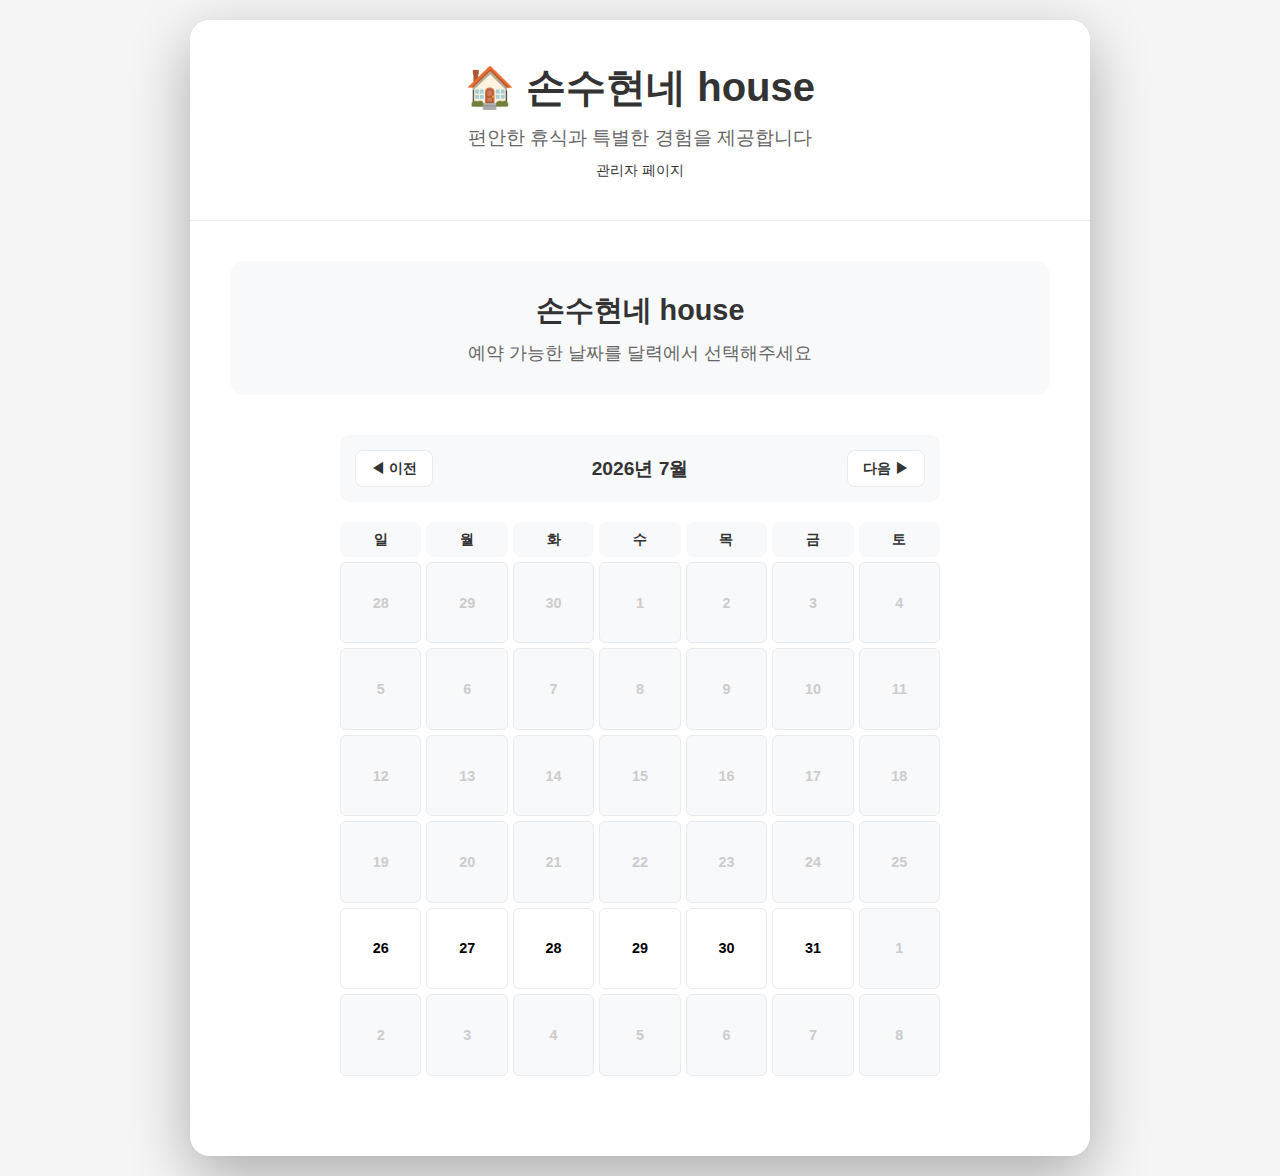
<file: index.html>
<!DOCTYPE html>
<html lang="ko">
<head>
    <meta charset="UTF-8">
    <meta name="viewport" content="width=device-width, initial-scale=1.0">
    <title>손수현네 house 예약 시스템</title>
    <link rel="stylesheet" href="style.css">
</head>
<body>
    <div class="container">
        <header>
            <h1>🏠 손수현네 house</h1>
            <p>편안한 휴식과 특별한 경험을 제공합니다</p>
            <a href="admin.html" style="color: #333; text-decoration: none; margin-top: 10px; display: inline-block; font-size: 0.9em;">관리자 페이지</a>
        </header>

        <div class="content">
            <div class="house-info">
                <h2>손수현네 house</h2>
                <p>예약 가능한 날짜를 달력에서 선택해주세요</p>
            </div>

            <!-- 달력 섹션 -->
            <div class="calendar-section">
                <div class="calendar-header">
                    <button class="calendar-nav" onclick="changeMonth(-1)">◀ 이전</button>
                    <div class="calendar-month" id="currentMonth"></div>
                    <button class="calendar-nav" onclick="changeMonth(1)">다음 ▶</button>
                </div>
                <div class="calendar-grid" id="calendarGrid"></div>
            </div>

            <!-- 선택된 날짜 표시 -->
            <div id="selectedDatesSection" class="hidden">
                <div class="selected-dates">
                    <h3>선택된 날짜</h3>
                    <p id="selectedDatesText"></p>
                </div>
            </div>

            <!-- 예약 폼 -->
            <div id="bookingFormSection" class="hidden">
                <div class="booking-form">
                    <h2 style="margin-bottom: 20px; color: #333;">예약 정보 입력</h2>
                    <div class="form-group">
                        <label for="guestName">예약자 이름 *</label>
                        <input type="text" id="guestName" required placeholder="이름을 입력하세요">
                    </div>
                    <div class="form-group">
                        <label for="guestPhone">연락처 *</label>
                        <input type="tel" id="guestPhone" required placeholder="010-1234-5678">
                    </div>
                    <div class="form-group">
                        <label for="guestEmail">이메일</label>
                        <input type="email" id="guestEmail" placeholder="example@email.com">
                    </div>
                    <div class="form-group">
                        <label for="specialRequests">특별 요청사항</label>
                        <textarea id="specialRequests" placeholder="추가 요청사항이 있으시면 입력해주세요"></textarea>
                    </div>
                    <button class="btn" onclick="submitBooking()">예약 확정</button>
                </div>
            </div>

            <!-- 예약 완료 메시지 -->
            <div id="successMessage" class="hidden">
                <div class="success-message">
                    <h3>✅ 예약이 완료되었습니다!</h3>
                    <p style="margin-top: 15px; font-size: 1.1em;">예약 번호: <strong id="bookingNumber"></strong></p>
                    <p style="margin-top: 10px;">입력하신 연락처로 예약 확인 연락을 드리겠습니다.</p>
                </div>
            </div>
        </div>
    </div>

    <script src="script.js"></script>
</body>
</html>
</file>
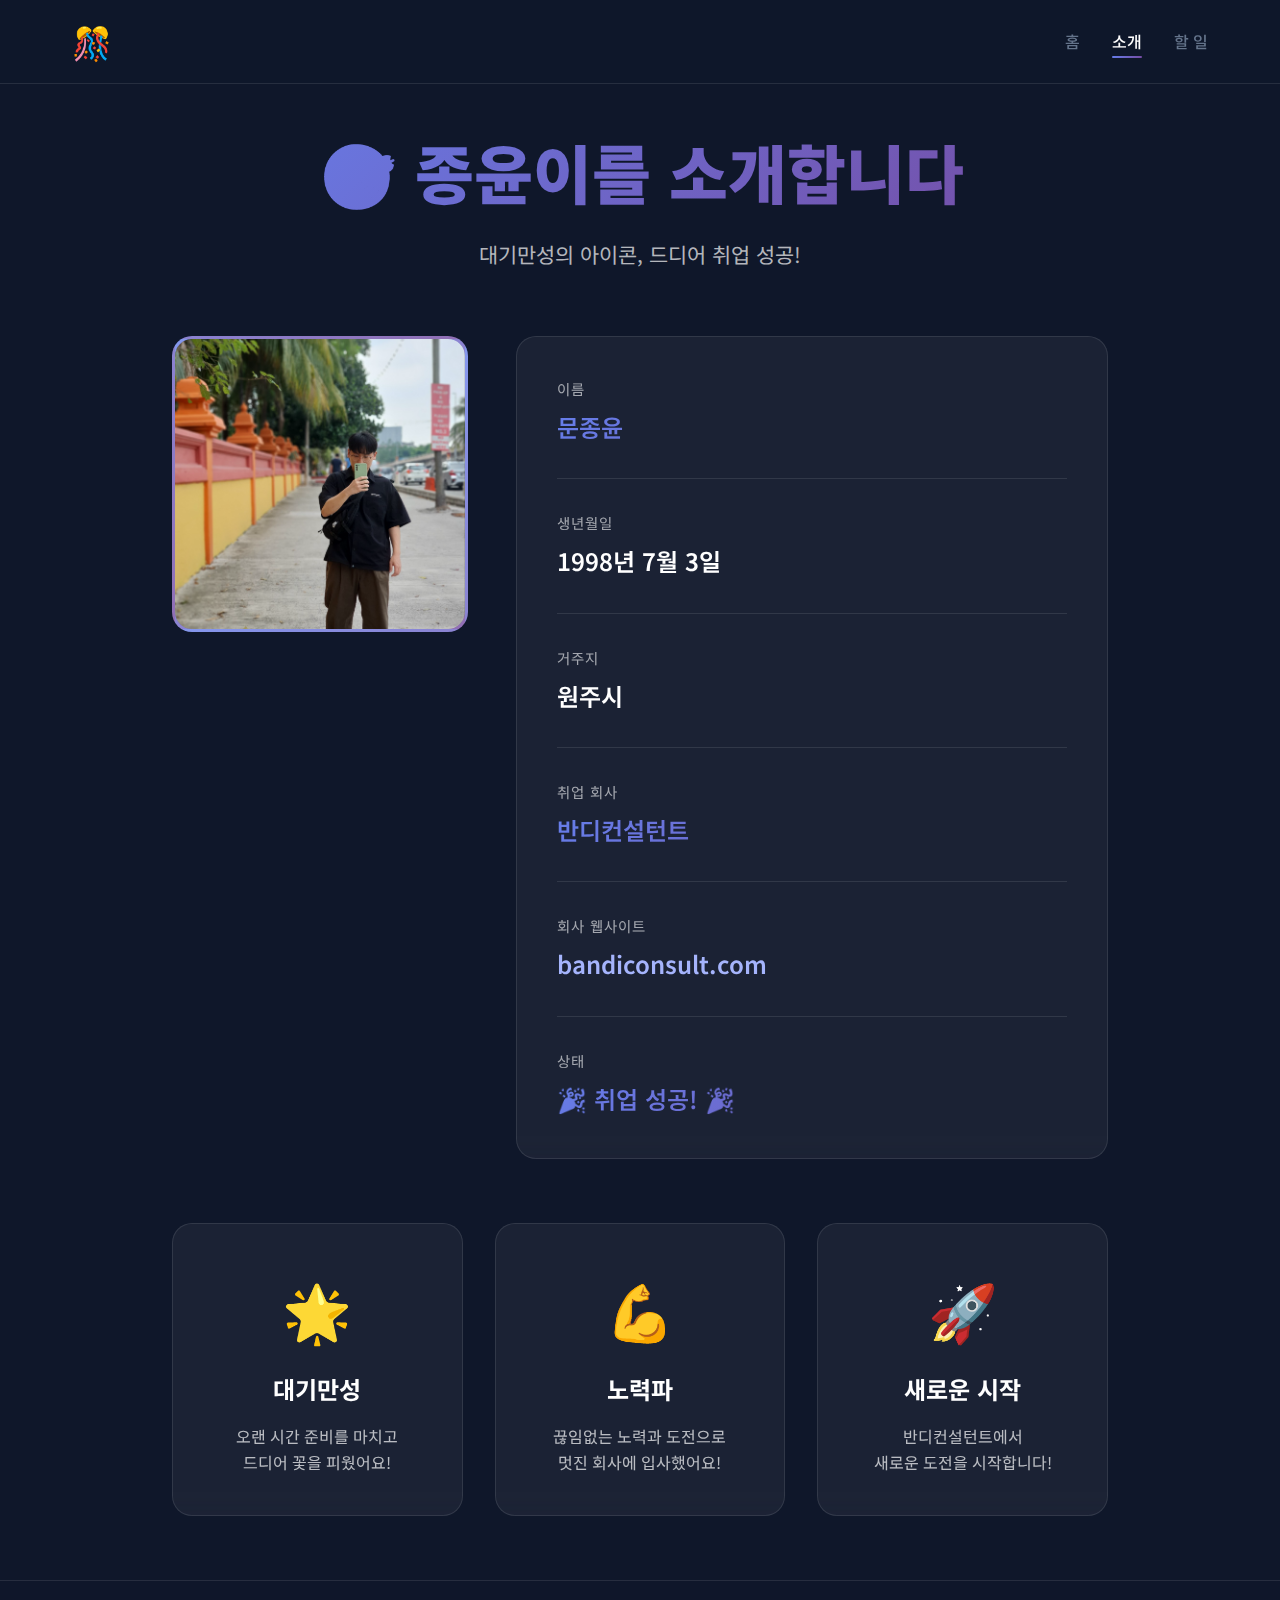
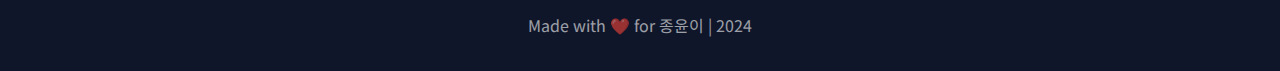
<file: about.html>
<!DOCTYPE html>
<html lang="ko">
<head>
    <meta charset="UTF-8">
    <meta name="viewport" content="width=device-width, initial-scale=1.0">
    <title>종윤이 소개 - 취업 축하 사이트</title>
    <link rel="stylesheet" href="styles.css">
    <link rel="preconnect" href="https://fonts.googleapis.com">
    <link rel="preconnect" href="https://fonts.gstatic.com" crossorigin>
    <link href="https://fonts.googleapis.com/css2?family=Noto+Sans+KR:wght@300;400;500;700;900&display=swap" rel="stylesheet">
</head>
<body>
    <nav class="navbar">
        <div class="nav-container">
            <a href="index.html" class="logo">🎊</a>
            <ul class="nav-menu">
                <li><a href="index.html">홈</a></li>
                <li><a href="about.html" class="active">소개</a></li>
                <li><a href="todo.html">할 일</a></li>
            </ul>
        </div>
    </nav>

    <main>
        <section class="about-section">
            <div class="about-header">
                <h1>🎯 종윤이를 소개합니다</h1>
                <p>대기만성의 아이콘, 드디어 취업 성공!</p>
            </div>

            <div class="profile-container">
                <div class="profile-image">
                    <img src="profile.png" alt="종윤이" onerror="this.style.display='none'; this.parentElement.innerHTML='<div class=\'profile-image-placeholder\'>📸</div>';">
                </div>

                <div class="profile-info">
                    <div class="info-item">
                        <div class="info-label">이름</div>
                        <div class="info-value highlight">문종윤</div>
                    </div>

                    <div class="info-item">
                        <div class="info-label">생년월일</div>
                        <div class="info-value">1998년 7월 3일</div>
                    </div>

                    <div class="info-item">
                        <div class="info-label">거주지</div>
                        <div class="info-value">원주시</div>
                    </div>

                    <div class="info-item">
                        <div class="info-label">취업 회사</div>
                        <div class="info-value highlight">반디컨설턴트</div>
                    </div>

                    <div class="info-item">
                        <div class="info-label">회사 웹사이트</div>
                        <div class="info-value">
                            <a href="https://bandiconsult.com" target="_blank" style="color: #a5b4fc; text-decoration: none;">
                                bandiconsult.com
                            </a>
                        </div>
                    </div>

                    <div class="info-item">
                        <div class="info-label">상태</div>
                        <div class="info-value highlight">🎉 취업 성공! 🎉</div>
                    </div>
                </div>
            </div>

            <div class="container">
                <div class="feature-card">
                    <div class="feature-icon">🌟</div>
                    <h3>대기만성</h3>
                    <p>오랜 시간 준비를 마치고<br>드디어 꽃을 피웠어요!</p>
                </div>
                <div class="feature-card">
                    <div class="feature-icon">💪</div>
                    <h3>노력파</h3>
                    <p>끊임없는 노력과 도전으로<br>멋진 회사에 입사했어요!</p>
                </div>
                <div class="feature-card">
                    <div class="feature-icon">🚀</div>
                    <h3>새로운 시작</h3>
                    <p>반디컨설턴트에서<br>새로운 도전을 시작합니다!</p>
                </div>
            </div>
        </section>
    </main>

    <footer>
        <p>Made with ❤️ for 종윤이 | 2024</p>
    </footer>

    <script src="script.js"></script>
</body>
</html>
</file>
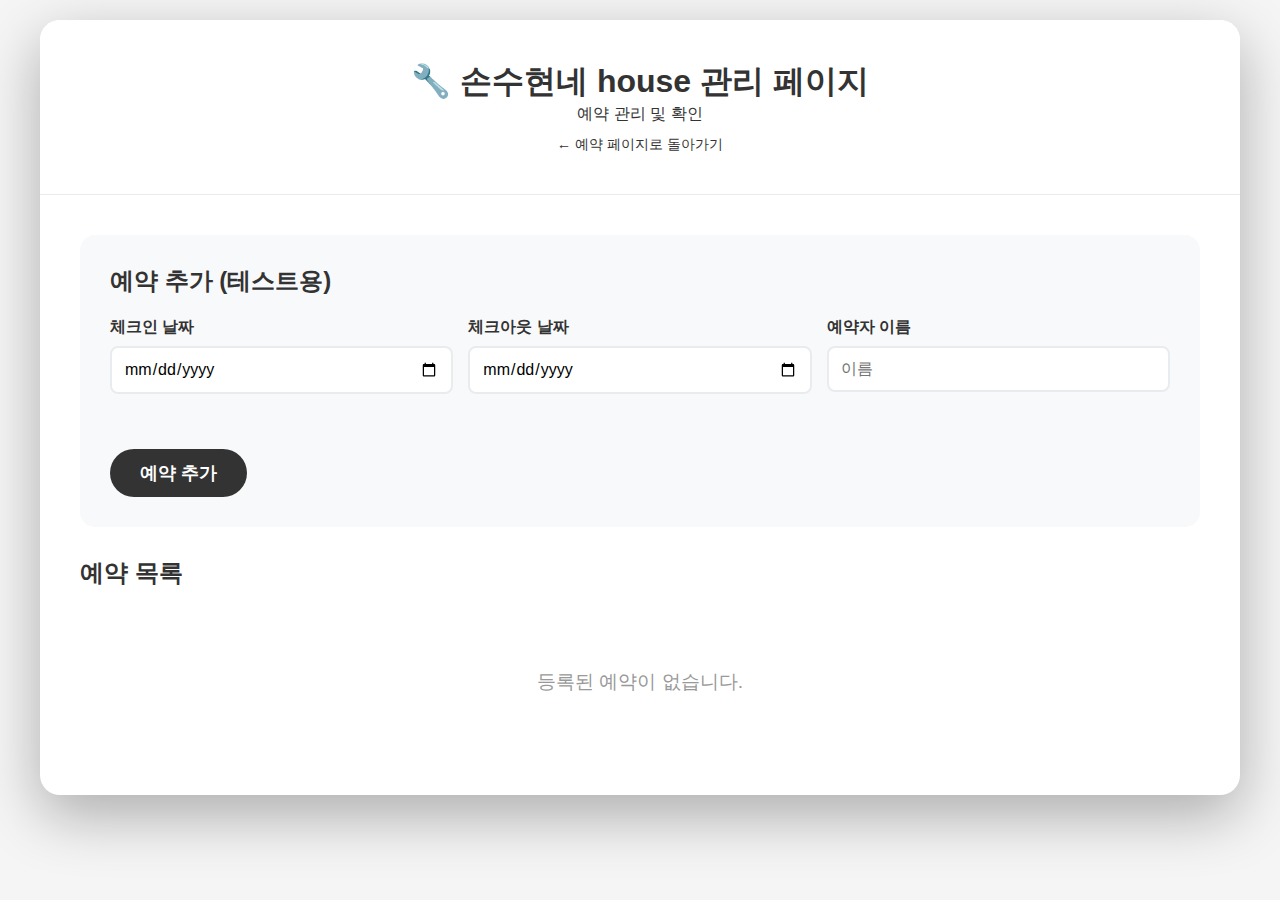
<file: admin.html>
<!DOCTYPE html>
<html lang="ko">
<head>
    <meta charset="UTF-8">
    <meta name="viewport" content="width=device-width, initial-scale=1.0">
    <title>손수현네 house 관리 페이지</title>
    <link rel="stylesheet" href="style.css">
    <style>
        .admin-container {
            max-width: 1200px;
            margin: 0 auto;
            background: white;
            border-radius: 20px;
            box-shadow: 0 20px 60px rgba(0,0,0,0.3);
            overflow: hidden;
        }

        .admin-header {
            background: white;
            color: #333;
            padding: 40px;
            text-align: center;
            border-bottom: 1px solid #e9ecef;
        }

        .admin-content {
            padding: 40px;
        }

        .booking-list {
            margin-top: 30px;
        }

        .booking-item {
            background: #f8f9fa;
            padding: 20px;
            border-radius: 10px;
            margin-bottom: 15px;
            border: 1px solid #e9ecef;
        }

        .booking-item-header {
            display: flex;
            justify-content: space-between;
            align-items: center;
            margin-bottom: 15px;
        }

        .booking-number {
            font-weight: 700;
            font-size: 1.2em;
            color: #333;
        }

        .delete-btn {
            background: #dc3545;
            color: white;
            border: none;
            padding: 8px 20px;
            border-radius: 5px;
            cursor: pointer;
            font-weight: 600;
            transition: all 0.3s;
        }

        .delete-btn:hover {
            background: #c82333;
        }

        .booking-info {
            display: grid;
            grid-template-columns: repeat(auto-fit, minmax(200px, 1fr));
            gap: 15px;
        }

        .info-item {
            display: flex;
            flex-direction: column;
        }

        .info-label {
            font-size: 0.9em;
            color: #666;
            margin-bottom: 5px;
        }

        .info-value {
            font-weight: 600;
            color: #333;
        }

        .empty-message {
            text-align: center;
            padding: 60px 20px;
            color: #999;
            font-size: 1.2em;
        }

        .add-booking-section {
            background: #f8f9fa;
            padding: 30px;
            border-radius: 15px;
            margin-bottom: 30px;
        }

        .add-booking-section h2 {
            margin-bottom: 20px;
            color: #333;
        }

        .date-input-group {
            display: grid;
            grid-template-columns: repeat(auto-fit, minmax(200px, 1fr));
            gap: 15px;
            margin-bottom: 15px;
        }
    </style>
</head>
<body>
    <div class="admin-container">
        <div class="admin-header">
            <h1>🔧 손수현네 house 관리 페이지</h1>
            <p>예약 관리 및 확인</p>
            <a href="index.html" style="color: #333; text-decoration: none; margin-top: 10px; display: inline-block; font-size: 0.9em;">← 예약 페이지로 돌아가기</a>
        </div>

        <div class="admin-content">
            <!-- 예약 추가 섹션 -->
            <div class="add-booking-section">
                <h2>예약 추가 (테스트용)</h2>
                <div class="date-input-group">
                    <div class="form-group">
                        <label for="addCheckin">체크인 날짜</label>
                        <input type="date" id="addCheckin" class="form-group input">
                    </div>
                    <div class="form-group">
                        <label for="addCheckout">체크아웃 날짜</label>
                        <input type="date" id="addCheckout" class="form-group input">
                    </div>
                    <div class="form-group">
                        <label for="addGuestName">예약자 이름</label>
                        <input type="text" id="addGuestName" class="form-group input" placeholder="이름">
                    </div>
                </div>
                <button class="btn" onclick="addTestBooking()" style="width: auto; padding: 12px 30px;">예약 추가</button>
            </div>

            <!-- 예약 목록 -->
            <div class="booking-list">
                <h2 style="margin-bottom: 20px; color: #333;">예약 목록</h2>
                <div id="bookingListContainer">
                    <!-- 예약 목록이 여기에 동적으로 추가됩니다 -->
                </div>
            </div>
        </div>
    </div>

    <script>
        const dayNames = ['일', '월', '화', '수', '목', '금', '토'];

        function formatDate(date) {
            const d = new Date(date);
            const year = d.getFullYear();
            const month = String(d.getMonth() + 1).padStart(2, '0');
            const day = String(d.getDate()).padStart(2, '0');
            const dayName = dayNames[d.getDay()];
            return `${year}.${month}.${day} (${dayName})`;
        }

        function loadBookings() {
            const saved = localStorage.getItem('bookings');
            return saved ? JSON.parse(saved) : [];
        }

        function saveBookings(bookings) {
            localStorage.setItem('bookings', JSON.stringify(bookings));
        }

        function displayBookings() {
            const bookings = loadBookings();
            const container = document.getElementById('bookingListContainer');

            if (bookings.length === 0) {
                container.innerHTML = '<div class="empty-message">등록된 예약이 없습니다.</div>';
                return;
            }

            container.innerHTML = bookings.map((booking, index) => {
                const start = new Date(booking.start);
                const end = new Date(booking.end);
                const nights = Math.ceil((end - start) / (1000 * 60 * 60 * 24));

                return `
                    <div class="booking-item">
                        <div class="booking-item-header">
                            <div class="booking-number">${booking.bookingNumber || 'BK' + index}</div>
                            <button class="delete-btn" onclick="deleteBooking(${index})">삭제</button>
                        </div>
                        <div class="booking-info">
                            <div class="info-item">
                                <span class="info-label">체크인</span>
                                <span class="info-value">${formatDate(start)}</span>
                            </div>
                            <div class="info-item">
                                <span class="info-label">체크아웃</span>
                                <span class="info-value">${formatDate(end)}</span>
                            </div>
                            <div class="info-item">
                                <span class="info-label">숙박 기간</span>
                                <span class="info-value">${nights}박</span>
                            </div>
                            <div class="info-item">
                                <span class="info-label">예약자</span>
                                <span class="info-value">${booking.guestName || '-'}</span>
                            </div>
                            <div class="info-item">
                                <span class="info-label">연락처</span>
                                <span class="info-value">${booking.guestPhone || '-'}</span>
                            </div>
                            <div class="info-item">
                                <span class="info-label">이메일</span>
                                <span class="info-value">${booking.guestEmail || '-'}</span>
                            </div>
                        </div>
                        ${booking.specialRequests ? `
                            <div style="margin-top: 15px; padding-top: 15px; border-top: 1px solid #e9ecef;">
                                <span class="info-label">특별 요청사항</span>
                                <div style="margin-top: 5px; color: #333;">${booking.specialRequests}</div>
                            </div>
                        ` : ''}
                    </div>
                `;
            }).join('');
        }

        function deleteBooking(index) {
            if (confirm('정말 이 예약을 삭제하시겠습니까?')) {
                const bookings = loadBookings();
                bookings.splice(index, 1);
                saveBookings(bookings);
                displayBookings();
            }
        }

        function addTestBooking() {
            const checkin = document.getElementById('addCheckin').value;
            const checkout = document.getElementById('addCheckout').value;
            const guestName = document.getElementById('addGuestName').value;

            if (!checkin || !checkout) {
                alert('체크인과 체크아웃 날짜를 모두 선택해주세요.');
                return;
            }

            if (new Date(checkout) <= new Date(checkin)) {
                alert('체크아웃 날짜는 체크인 날짜보다 늦어야 합니다.');
                return;
            }

            const bookings = loadBookings();
            const bookingNumber = 'BK' + Date.now().toString().slice(-8);

            bookings.push({
                bookingNumber,
                start: checkin,
                end: checkout,
                guestName: guestName || '테스트 예약',
                guestPhone: '',
                guestEmail: '',
                specialRequests: ''
            });

            saveBookings(bookings);
            displayBookings();

            // 입력 필드 초기화
            document.getElementById('addCheckin').value = '';
            document.getElementById('addCheckout').value = '';
            document.getElementById('addGuestName').value = '';
        }

        // 페이지 로드 시 예약 목록 표시
        document.addEventListener('DOMContentLoaded', function() {
            displayBookings();
        });
    </script>
</body>
</html>
</file>
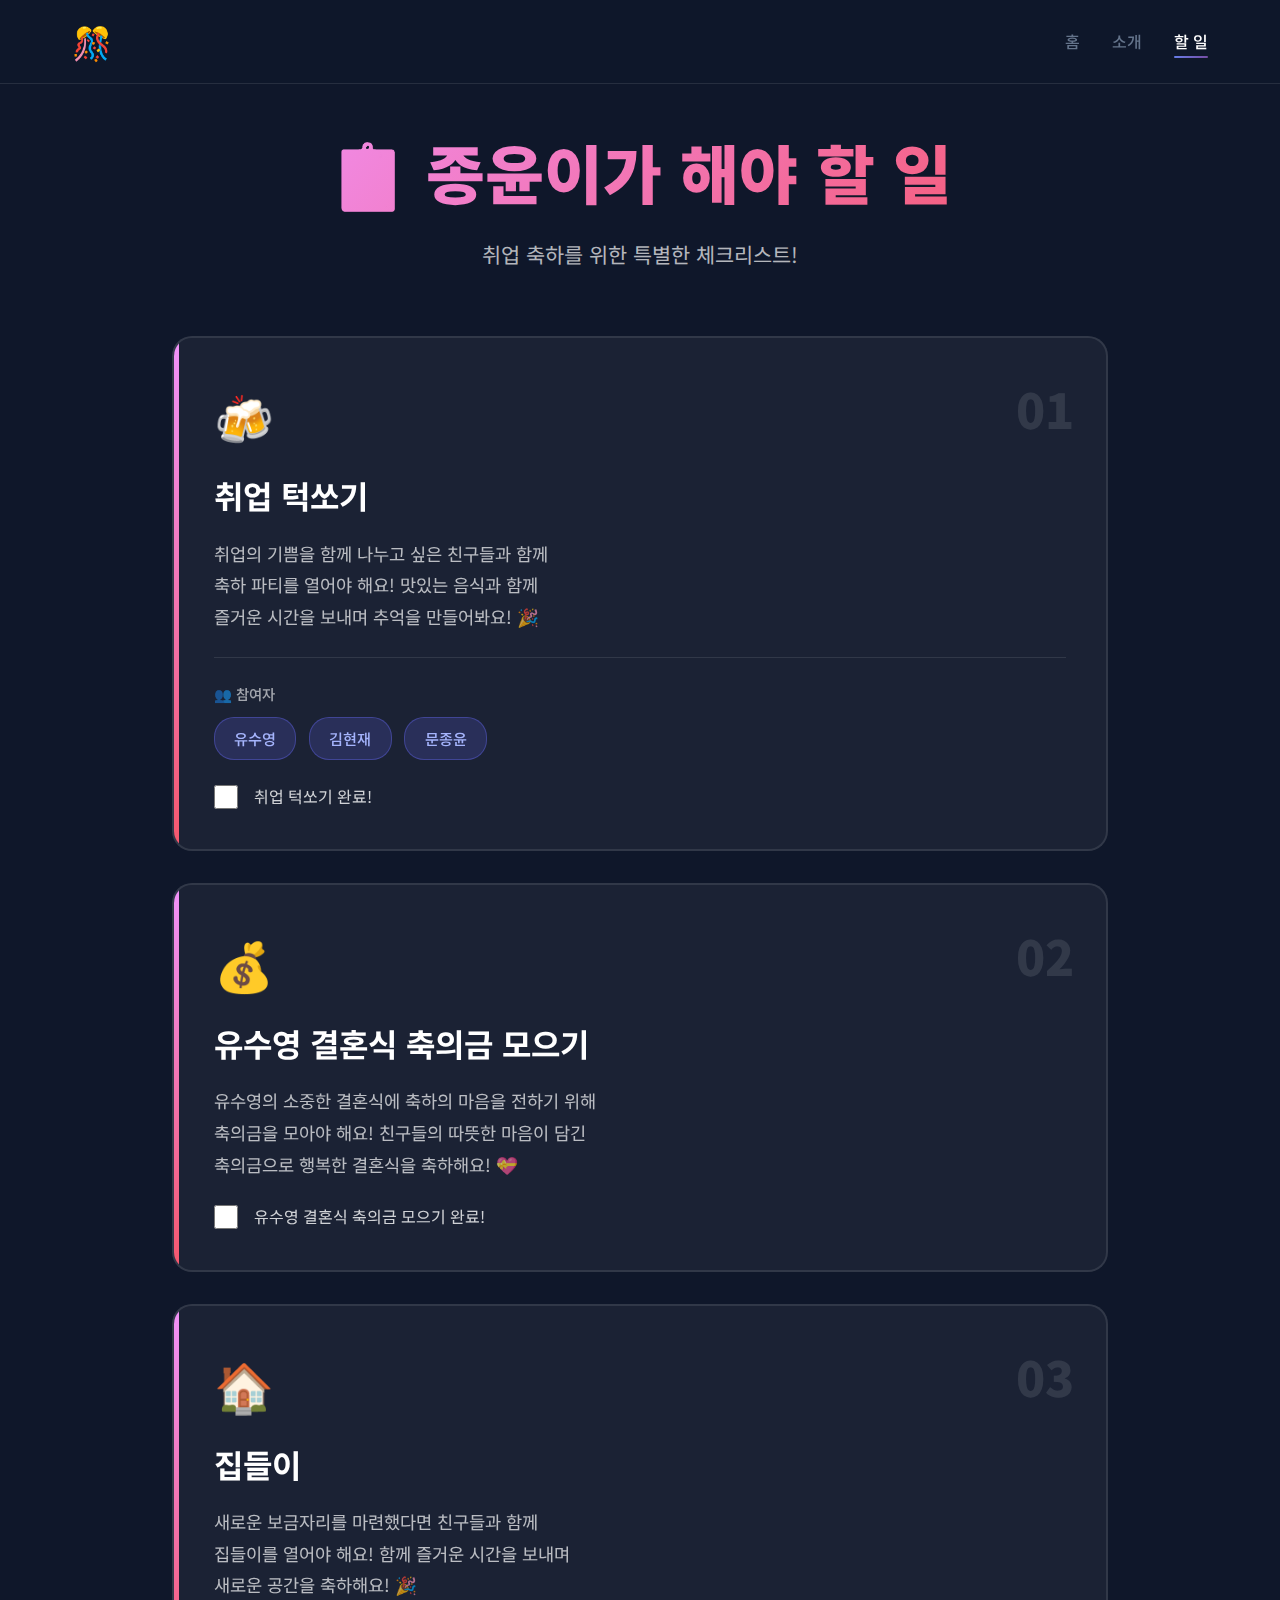
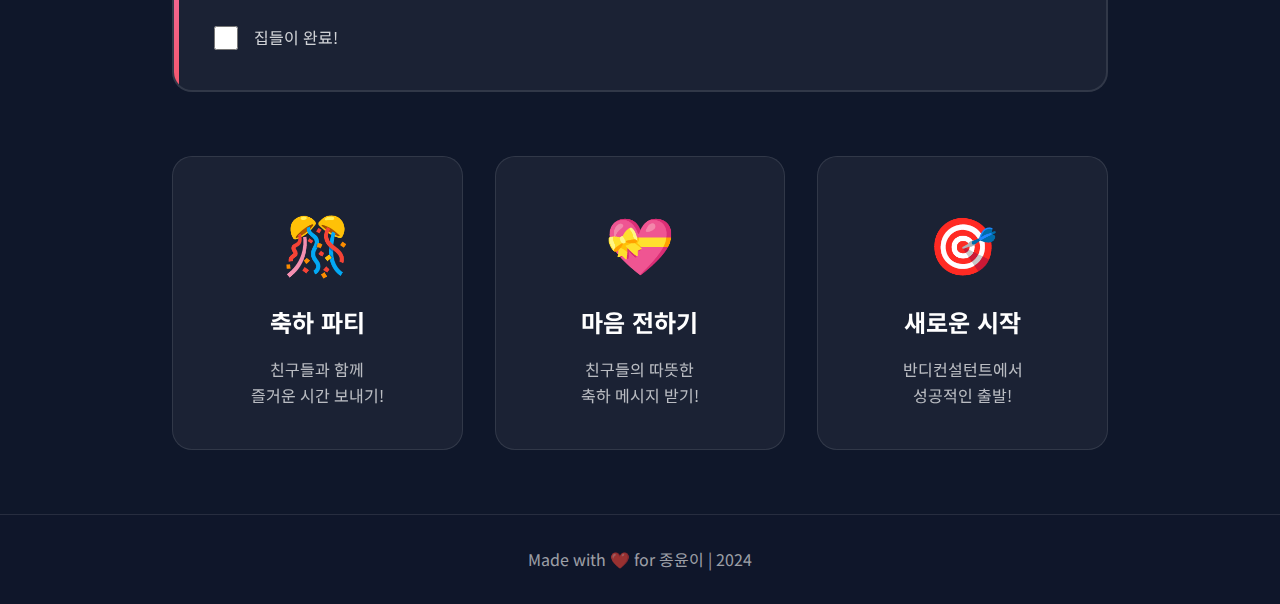
<file: todo.html>
<!DOCTYPE html>
<html lang="ko">
<head>
    <meta charset="UTF-8">
    <meta name="viewport" content="width=device-width, initial-scale=1.0">
    <title>종윤이 할 일 - 취업 축하 사이트</title>
    <link rel="stylesheet" href="styles.css">
    <link rel="preconnect" href="https://fonts.googleapis.com">
    <link rel="preconnect" href="https://fonts.gstatic.com" crossorigin>
    <link href="https://fonts.googleapis.com/css2?family=Noto+Sans+KR:wght@300;400;500;700;900&display=swap" rel="stylesheet">
</head>
<body>
    <nav class="navbar">
        <div class="nav-container">
            <a href="index.html" class="logo">🎊</a>
            <ul class="nav-menu">
                <li><a href="index.html">홈</a></li>
                <li><a href="about.html">소개</a></li>
                <li><a href="todo.html" class="active">할 일</a></li>
            </ul>
        </div>
    </nav>

    <main>
        <section class="todo-section">
            <div class="todo-header">
                <h1>📋 종윤이가 해야 할 일</h1>
                <p>취업 축하를 위한 특별한 체크리스트!</p>
            </div>

            <div class="todo-list">
                <div class="todo-item">
                    <div class="todo-number">01</div>
                    <div class="todo-icon">🍻</div>
                    <h2>취업 턱쏘기</h2>
                    <p>
                        취업의 기쁨을 함께 나누고 싶은 친구들과 함께<br>
                        축하 파티를 열어야 해요! 맛있는 음식과 함께<br>
                        즐거운 시간을 보내며 추억을 만들어봐요! 🎉
                    </p>
                    <div class="participants">
                        <div class="participants-label">👥 참여자</div>
                        <div class="participants-list">
                            <span class="participant">유수영</span>
                            <span class="participant">김현재</span>
                            <span class="participant">문종윤</span>
                        </div>
                    </div>
                    <div class="todo-checkbox">
                        <input type="checkbox" id="todo1">
                        <label for="todo1">취업 턱쏘기 완료!</label>
                    </div>
                </div>

                <div class="todo-item">
                    <div class="todo-number">02</div>
                    <div class="todo-icon">💰</div>
                    <h2>유수영 결혼식 축의금 모으기</h2>
                    <p>
                        유수영의 소중한 결혼식에 축하의 마음을 전하기 위해<br>
                        축의금을 모아야 해요! 친구들의 따뜻한 마음이 담긴<br>
                        축의금으로 행복한 결혼식을 축하해요! 💝
                    </p>
                    <div class="todo-checkbox">
                        <input type="checkbox" id="todo2">
                        <label for="todo2">유수영 결혼식 축의금 모으기 완료!</label>
                    </div>
                </div>

                <div class="todo-item">
                    <div class="todo-number">03</div>
                    <div class="todo-icon">🏠</div>
                    <h2>집들이</h2>
                    <p>
                        새로운 보금자리를 마련했다면 친구들과 함께<br>
                        집들이를 열어야 해요! 함께 즐거운 시간을 보내며<br>
                        새로운 공간을 축하해요! 🎉
                    </p>
                    <div class="todo-checkbox">
                        <input type="checkbox" id="todo3">
                        <label for="todo3">집들이 완료!</label>
                    </div>
                </div>
            </div>

            <div class="container" style="margin-top: 4rem;">
                <div class="feature-card">
                    <div class="feature-icon">🎊</div>
                    <h3>축하 파티</h3>
                    <p>친구들과 함께<br>즐거운 시간 보내기!</p>
                </div>
                <div class="feature-card">
                    <div class="feature-icon">💝</div>
                    <h3>마음 전하기</h3>
                    <p>친구들의 따뜻한<br>축하 메시지 받기!</p>
                </div>
                <div class="feature-card">
                    <div class="feature-icon">🎯</div>
                    <h3>새로운 시작</h3>
                    <p>반디컨설턴트에서<br>성공적인 출발!</p>
                </div>
            </div>
        </section>
    </main>

    <footer>
        <p>Made with ❤️ for 종윤이 | 2024</p>
    </footer>

    <script src="script.js"></script>
</body>
</html>
</file>
<file: style.css>
* {
    margin: 0;
    padding: 0;
    box-sizing: border-box;
}

body {
    font-family: 'Segoe UI', 'Malgun Gothic', sans-serif;
    background: #f5f5f5;
    min-height: 100vh;
    padding: 20px;
}

.container {
    max-width: 900px;
    margin: 0 auto;
    background: white;
    border-radius: 20px;
    box-shadow: 0 20px 60px rgba(0,0,0,0.3);
    overflow: hidden;
}

header {
    background: white;
    color: #333;
    padding: 40px;
    text-align: center;
    border-bottom: 1px solid #e9ecef;
}

header h1 {
    font-size: 2.5em;
    margin-bottom: 10px;
    font-weight: 700;
}

header p {
    font-size: 1.2em;
    color: #666;
}

.content {
    padding: 40px;
}

.house-info {
    text-align: center;
    margin-bottom: 40px;
    padding: 30px;
    background: #f8f9fa;
    border-radius: 15px;
}

.house-info h2 {
    font-size: 1.8em;
    color: #333;
    margin-bottom: 10px;
}

.house-info p {
    color: #666;
    font-size: 1.1em;
}

.calendar-section {
    margin-bottom: 40px;
}

.calendar-header {
    display: flex;
    justify-content: space-between;
    align-items: center;
    margin-bottom: 20px;
    padding: 15px;
    background: #f8f9fa;
    border-radius: 10px;
    max-width: 600px;
    margin-left: auto;
    margin-right: auto;
}

.calendar-nav {
    background: white;
    color: #333;
    border: 1px solid #e9ecef;
    padding: 8px 15px;
    border-radius: 8px;
    cursor: pointer;
    font-size: 0.9em;
    font-weight: 600;
    transition: all 0.3s;
}

.calendar-nav:hover {
    background: #f8f9fa;
    border-color: #333;
    transform: translateY(-2px);
}

.calendar-month {
    font-size: 1.2em;
    font-weight: 700;
    color: #333;
}

.calendar-grid {
    display: grid;
    grid-template-columns: repeat(7, 1fr);
    gap: 5px;
    margin-bottom: 20px;
    max-width: 600px;
    margin-left: auto;
    margin-right: auto;
}

.calendar-day-header {
    text-align: center;
    padding: 8px;
    font-weight: 700;
    color: #333;
    background: #f8f9fa;
    border-radius: 8px;
    font-size: 0.9em;
}

.calendar-day {
    aspect-ratio: 1;
    display: flex;
    align-items: center;
    justify-content: center;
    border: 1px solid #e9ecef;
    border-radius: 6px;
    cursor: pointer;
    transition: all 0.3s;
    font-weight: 600;
    background: white;
    font-size: 0.9em;
    padding: 5px;
}

.calendar-day:hover {
    border-color: #333;
    background: #f8f9fa;
}

.calendar-day.other-month {
    color: #ccc;
    background: #f8f9fa;
}

.calendar-day.past {
    color: #ccc;
    background: #f8f9fa;
    cursor: not-allowed;
}

.calendar-day.selected {
    background: #333;
    color: white;
    border-color: #333;
}

.calendar-day.range {
    background: #f0f0f0;
    border-color: #333;
}

.calendar-day.booked {
    background: #ffebee;
    color: #999;
    border-color: #ffcdd2;
    cursor: not-allowed;
    opacity: 0.6;
}

.booking-form {
    background: #f8f9fa;
    padding: 30px;
    border-radius: 15px;
    margin-top: 30px;
}

.form-group {
    margin-bottom: 20px;
}

.form-group label {
    display: block;
    font-weight: 600;
    margin-bottom: 8px;
    color: #333;
}

.form-group input,
.form-group textarea {
    width: 100%;
    padding: 12px;
    border: 2px solid #e9ecef;
    border-radius: 8px;
    font-size: 1em;
    font-family: inherit;
    transition: border-color 0.3s;
}

.form-group input:focus,
.form-group textarea:focus {
    outline: none;
    border-color: #333;
}

.form-group textarea {
    resize: vertical;
    min-height: 100px;
}

.selected-dates {
    background: #f8f9fa;
    color: #333;
    padding: 20px;
    border-radius: 10px;
    margin-bottom: 20px;
    text-align: center;
    border: 1px solid #e9ecef;
}

.selected-dates h3 {
    margin-bottom: 10px;
}

.selected-dates p {
    font-size: 1.2em;
}

.btn {
    background: #333;
    color: white;
    padding: 15px 40px;
    border: none;
    border-radius: 25px;
    font-size: 1.1em;
    font-weight: 600;
    cursor: pointer;
    transition: all 0.3s ease;
    width: 100%;
}

.btn:hover {
    background: #000;
    transform: translateY(-2px);
    box-shadow: 0 5px 20px rgba(0, 0, 0, 0.2);
}

.btn:active {
    transform: translateY(0);
}

.btn:disabled {
    background: #ccc;
    cursor: not-allowed;
    transform: none;
}

.success-message {
    background: #28a745;
    color: white;
    padding: 30px;
    border-radius: 15px;
    text-align: center;
    margin-top: 20px;
}

.success-message h3 {
    font-size: 1.8em;
    margin-bottom: 15px;
}

.hidden {
    display: none;
}

@media (max-width: 768px) {
    .calendar-grid {
        gap: 5px;
    }

    .calendar-day {
        font-size: 0.9em;
        padding: 8px;
    }

    header h1 {
        font-size: 1.8em;
    }

    .content {
        padding: 20px;
    }
}
</file>
<file: styles.css>
* {
    margin: 0;
    padding: 0;
    box-sizing: border-box;
}

:root {
    --primary-color: #6366f1;
    --secondary-color: #8b5cf6;
    --accent-color: #ec4899;
    --dark-bg: #0f172a;
    --light-bg: #f8fafc;
    --text-primary: #1e293b;
    --text-secondary: #64748b;
    --gradient-1: linear-gradient(135deg, #667eea 0%, #764ba2 100%);
    --gradient-2: linear-gradient(135deg, #f093fb 0%, #f5576c 100%);
    --gradient-3: linear-gradient(135deg, #4facfe 0%, #00f2fe 100%);
}

body {
    font-family: 'Noto Sans KR', sans-serif;
    background: var(--dark-bg);
    color: var(--text-primary);
    line-height: 1.6;
    overflow-x: hidden;
}

/* Navigation */
.navbar {
    position: fixed;
    top: 0;
    width: 100%;
    background: rgba(15, 23, 42, 0.95);
    backdrop-filter: blur(10px);
    z-index: 1000;
    padding: 1rem 0;
    border-bottom: 1px solid rgba(255, 255, 255, 0.1);
}

.nav-container {
    max-width: 1200px;
    margin: 0 auto;
    padding: 0 2rem;
    display: flex;
    justify-content: space-between;
    align-items: center;
}

.logo {
    font-size: 2rem;
    font-weight: 700;
    text-decoration: none;
    transition: all 0.3s ease;
    display: inline-block;
    cursor: pointer;
}

.logo:hover {
    transform: scale(1.1) rotate(10deg);
}

.nav-menu {
    display: flex;
    list-style: none;
    gap: 2rem;
}

.nav-menu a {
    color: var(--text-secondary);
    text-decoration: none;
    font-weight: 500;
    transition: all 0.3s ease;
    position: relative;
}

.nav-menu a:hover,
.nav-menu a.active {
    color: #fff;
}

.nav-menu a.active::after {
    content: '';
    position: absolute;
    bottom: -5px;
    left: 0;
    width: 100%;
    height: 2px;
    background: var(--gradient-1);
    border-radius: 2px;
}

/* Hero Section */
.hero {
    min-height: 100vh;
    display: flex;
    align-items: center;
    justify-content: center;
    padding: 120px 2rem 4rem;
    position: relative;
    overflow: hidden;
}

.hero::before {
    content: '';
    position: absolute;
    top: 0;
    left: 0;
    right: 0;
    bottom: 0;
    background: radial-gradient(circle at 20% 50%, rgba(99, 102, 241, 0.3) 0%, transparent 50%),
                radial-gradient(circle at 80% 80%, rgba(139, 92, 246, 0.3) 0%, transparent 50%),
                radial-gradient(circle at 40% 20%, rgba(236, 72, 153, 0.2) 0%, transparent 50%);
    animation: pulse 4s ease-in-out infinite;
}

@keyframes pulse {
    0%, 100% { opacity: 1; }
    50% { opacity: 0.8; }
}

.hero-content {
    position: relative;
    z-index: 1;
    text-align: center;
    max-width: 800px;
}

.hero-title {
    font-size: clamp(2.5rem, 8vw, 5rem);
    font-weight: 900;
    margin-bottom: 2rem;
    line-height: 1.2;
}

.title-line {
    display: block;
    background: linear-gradient(135deg, #fff 0%, #a5b4fc 100%);
    -webkit-background-clip: text;
    -webkit-text-fill-color: transparent;
    background-clip: text;
    animation: slideIn 0.8s ease-out;
}

.title-line:nth-child(2) {
    animation-delay: 0.2s;
}

@keyframes slideIn {
    from {
        opacity: 0;
        transform: translateY(30px);
    }
    to {
        opacity: 1;
        transform: translateY(0);
    }
}

/* Confetti Animation */
.celebration-animation {
    position: absolute;
    top: -50px;
    left: 50%;
    transform: translateX(-50%);
    width: 100%;
    height: 100%;
    pointer-events: none;
}

.confetti {
    position: absolute;
    width: 10px;
    height: 10px;
    background: var(--accent-color);
    left: 50%;
    animation: confetti-fall 3s linear infinite;
}

.confetti:nth-child(1) {
    background: #ff6b6b;
    animation-delay: 0s;
    left: 20%;
}

.confetti:nth-child(2) {
    background: #4ecdc4;
    animation-delay: 0.5s;
    left: 40%;
}

.confetti:nth-child(3) {
    background: #ffe66d;
    animation-delay: 1s;
    left: 60%;
}

.confetti:nth-child(4) {
    background: #a8e6cf;
    animation-delay: 1.5s;
    left: 80%;
}

.confetti:nth-child(5) {
    background: #ff8b94;
    animation-delay: 2s;
    left: 50%;
}

@keyframes confetti-fall {
    0% {
        transform: translateY(-100vh) rotate(0deg);
        opacity: 1;
    }
    100% {
        transform: translateY(100vh) rotate(720deg);
        opacity: 0;
    }
}

/* Company Badge */
.company-badge {
    background: rgba(255, 255, 255, 0.1);
    backdrop-filter: blur(10px);
    border: 1px solid rgba(255, 255, 255, 0.2);
    border-radius: 20px;
    padding: 2rem;
    margin: 2rem auto;
    max-width: 400px;
    display: flex;
    align-items: center;
    gap: 1.5rem;
    animation: float 3s ease-in-out infinite;
}

@keyframes float {
    0%, 100% { transform: translateY(0px); }
    50% { transform: translateY(-10px); }
}

.badge-icon {
    font-size: 4rem;
    animation: bounce 2s ease-in-out infinite;
}

@keyframes bounce {
    0%, 100% { transform: scale(1); }
    50% { transform: scale(1.1); }
}

.badge-content {
    text-align: left;
    flex: 1;
}

.badge-label {
    color: var(--text-secondary);
    font-size: 0.9rem;
    margin-bottom: 0.5rem;
}

.badge-company {
    color: #fff;
    font-size: 1.8rem;
    font-weight: 700;
    margin-bottom: 0.3rem;
    background: var(--gradient-1);
    -webkit-background-clip: text;
    -webkit-text-fill-color: transparent;
    background-clip: text;
}

.badge-url {
    color: var(--text-secondary);
    font-size: 0.9rem;
}

.hero-message {
    font-size: 1.3rem;
    color: rgba(255, 255, 255, 0.8);
    margin: 2rem 0;
    line-height: 1.8;
}

/* Buttons */
.cta-buttons {
    display: flex;
    gap: 1rem;
    justify-content: center;
    flex-wrap: wrap;
    margin-top: 3rem;
}

.btn {
    padding: 1rem 2.5rem;
    border-radius: 50px;
    text-decoration: none;
    font-weight: 600;
    font-size: 1.1rem;
    transition: all 0.3s ease;
    display: inline-block;
    position: relative;
    overflow: hidden;
}

.btn-primary {
    background: var(--gradient-1);
    color: #fff;
    box-shadow: 0 4px 15px rgba(99, 102, 241, 0.4);
}

.btn-primary:hover {
    transform: translateY(-2px);
    box-shadow: 0 6px 20px rgba(99, 102, 241, 0.6);
}

.btn-secondary {
    background: rgba(255, 255, 255, 0.1);
    color: #fff;
    border: 2px solid rgba(255, 255, 255, 0.3);
    backdrop-filter: blur(10px);
}

.btn-secondary:hover {
    background: rgba(255, 255, 255, 0.2);
    transform: translateY(-2px);
}

/* Features Section */
.features {
    padding: 6rem 2rem;
    background: rgba(15, 23, 42, 0.5);
}

.container {
    max-width: 1200px;
    margin: 0 auto;
    display: grid;
    grid-template-columns: repeat(auto-fit, minmax(280px, 1fr));
    gap: 2rem;
}

.feature-card {
    background: rgba(255, 255, 255, 0.05);
    backdrop-filter: blur(10px);
    border: 1px solid rgba(255, 255, 255, 0.1);
    border-radius: 20px;
    padding: 2.5rem;
    text-align: center;
    transition: all 0.3s ease;
    position: relative;
    overflow: hidden;
}

.feature-card::before {
    content: '';
    position: absolute;
    top: 0;
    left: -100%;
    width: 100%;
    height: 100%;
    background: linear-gradient(90deg, transparent, rgba(255, 255, 255, 0.1), transparent);
    transition: left 0.5s;
}

.feature-card:hover::before {
    left: 100%;
}

.feature-card:hover {
    transform: translateY(-10px);
    border-color: rgba(99, 102, 241, 0.5);
    box-shadow: 0 10px 30px rgba(99, 102, 241, 0.2);
}

.feature-icon {
    font-size: 3.5rem;
    margin-bottom: 1rem;
    animation: iconPulse 2s ease-in-out infinite;
}

@keyframes iconPulse {
    0%, 100% { transform: scale(1); }
    50% { transform: scale(1.1); }
}

.feature-card h3 {
    color: #fff;
    font-size: 1.5rem;
    margin-bottom: 1rem;
    font-weight: 700;
}

.feature-card p {
    color: rgba(255, 255, 255, 0.7);
    font-size: 1rem;
    line-height: 1.6;
}

/* Footer */
footer {
    background: rgba(15, 23, 42, 0.8);
    padding: 2rem;
    text-align: center;
    color: rgba(255, 255, 255, 0.6);
    border-top: 1px solid rgba(255, 255, 255, 0.1);
}

/* About Page Styles */
.about-section {
    min-height: 100vh;
    padding: 120px 2rem 4rem;
    max-width: 1000px;
    margin: 0 auto;
}

.about-header {
    text-align: center;
    margin-bottom: 4rem;
}

.about-header h1 {
    font-size: clamp(2.5rem, 6vw, 4rem);
    font-weight: 900;
    background: var(--gradient-1);
    -webkit-background-clip: text;
    -webkit-text-fill-color: transparent;
    background-clip: text;
    margin-bottom: 1rem;
}

.about-header p {
    font-size: 1.3rem;
    color: rgba(255, 255, 255, 0.7);
}

.profile-container {
    display: grid;
    grid-template-columns: 1fr 2fr;
    gap: 3rem;
    margin-bottom: 4rem;
}

@media (max-width: 768px) {
    .profile-container {
        grid-template-columns: 1fr;
    }
}

.profile-image {
    position: relative;
    border-radius: 20px;
    overflow: hidden;
    aspect-ratio: 1;
    background: var(--gradient-1);
    display: flex;
    align-items: center;
    justify-content: center;
    border: 3px solid rgba(255, 255, 255, 0.2);
}

.profile-image-placeholder {
    font-size: 8rem;
    opacity: 0.5;
}

.profile-image img {
    width: 100%;
    height: 100%;
    object-fit: cover;
}

.profile-info {
    background: rgba(255, 255, 255, 0.05);
    backdrop-filter: blur(10px);
    border: 1px solid rgba(255, 255, 255, 0.1);
    border-radius: 20px;
    padding: 2.5rem;
}

.info-item {
    margin-bottom: 2rem;
    padding-bottom: 2rem;
    border-bottom: 1px solid rgba(255, 255, 255, 0.1);
}

.info-item:last-child {
    border-bottom: none;
    margin-bottom: 0;
    padding-bottom: 0;
}

.info-label {
    color: rgba(255, 255, 255, 0.6);
    font-size: 0.9rem;
    margin-bottom: 0.5rem;
    text-transform: uppercase;
    letter-spacing: 1px;
}

.info-value {
    color: #fff;
    font-size: 1.5rem;
    font-weight: 600;
}

.info-value.highlight {
    background: var(--gradient-1);
    -webkit-background-clip: text;
    -webkit-text-fill-color: transparent;
    background-clip: text;
}

/* Todo Page Styles */
.todo-section {
    min-height: 100vh;
    padding: 120px 2rem 4rem;
    max-width: 1000px;
    margin: 0 auto;
}

.todo-header {
    text-align: center;
    margin-bottom: 4rem;
}

.todo-header h1 {
    font-size: clamp(2.5rem, 6vw, 4rem);
    font-weight: 900;
    background: var(--gradient-2);
    -webkit-background-clip: text;
    -webkit-text-fill-color: transparent;
    background-clip: text;
    margin-bottom: 1rem;
}

.todo-header p {
    font-size: 1.3rem;
    color: rgba(255, 255, 255, 0.7);
}

.todo-list {
    display: grid;
    gap: 2rem;
}

.todo-item {
    background: rgba(255, 255, 255, 0.05);
    backdrop-filter: blur(10px);
    border: 2px solid rgba(255, 255, 255, 0.1);
    border-radius: 20px;
    padding: 2.5rem;
    position: relative;
    overflow: hidden;
    transition: all 0.3s ease;
}

.todo-item:hover {
    transform: translateX(10px);
    border-color: rgba(236, 72, 153, 0.5);
    box-shadow: 0 10px 30px rgba(236, 72, 153, 0.2);
}

.todo-item::before {
    content: '';
    position: absolute;
    left: 0;
    top: 0;
    bottom: 0;
    width: 5px;
    background: var(--gradient-2);
}

.todo-number {
    position: absolute;
    top: 2rem;
    right: 2rem;
    font-size: 3rem;
    font-weight: 900;
    opacity: 0.1;
    color: #fff;
}

.todo-icon {
    font-size: 3rem;
    margin-bottom: 1rem;
    display: inline-block;
    animation: rotate 3s linear infinite;
}

@keyframes rotate {
    from { transform: rotate(0deg); }
    to { transform: rotate(360deg); }
}

.todo-item h2 {
    color: #fff;
    font-size: 2rem;
    margin-bottom: 1rem;
    font-weight: 700;
}

.todo-item p {
    color: rgba(255, 255, 255, 0.7);
    font-size: 1.1rem;
    line-height: 1.8;
}

.todo-checkbox {
    margin-top: 1.5rem;
    display: flex;
    align-items: center;
    gap: 1rem;
}

.todo-checkbox input[type="checkbox"] {
    width: 24px;
    height: 24px;
    cursor: pointer;
}

.todo-checkbox label {
    color: rgba(255, 255, 255, 0.8);
    font-size: 1rem;
    cursor: pointer;
}

/* Participants */
.participants {
    margin-top: 1.5rem;
    padding-top: 1.5rem;
    border-top: 1px solid rgba(255, 255, 255, 0.1);
}

.participants-label {
    color: rgba(255, 255, 255, 0.6);
    font-size: 0.9rem;
    margin-bottom: 0.8rem;
    font-weight: 500;
}

.participants-list {
    display: flex;
    flex-wrap: wrap;
    gap: 0.8rem;
}

.participant {
    background: rgba(99, 102, 241, 0.2);
    border: 1px solid rgba(99, 102, 241, 0.4);
    border-radius: 20px;
    padding: 0.5rem 1.2rem;
    color: #a5b4fc;
    font-size: 0.95rem;
    font-weight: 500;
    transition: all 0.3s ease;
}

.participant:hover {
    background: rgba(99, 102, 241, 0.3);
    transform: translateY(-2px);
    box-shadow: 0 4px 10px rgba(99, 102, 241, 0.3);
}

/* Responsive */
@media (max-width: 768px) {
    .nav-menu {
        gap: 1rem;
        font-size: 0.9rem;
    }

    .hero-title {
        font-size: 2.5rem;
    }

    .company-badge {
        flex-direction: column;
        text-align: center;
    }

    .badge-content {
        text-align: center;
    }

    .cta-buttons {
        flex-direction: column;
    }

    .btn {
        width: 100%;
        text-align: center;
    }
}
</file>
